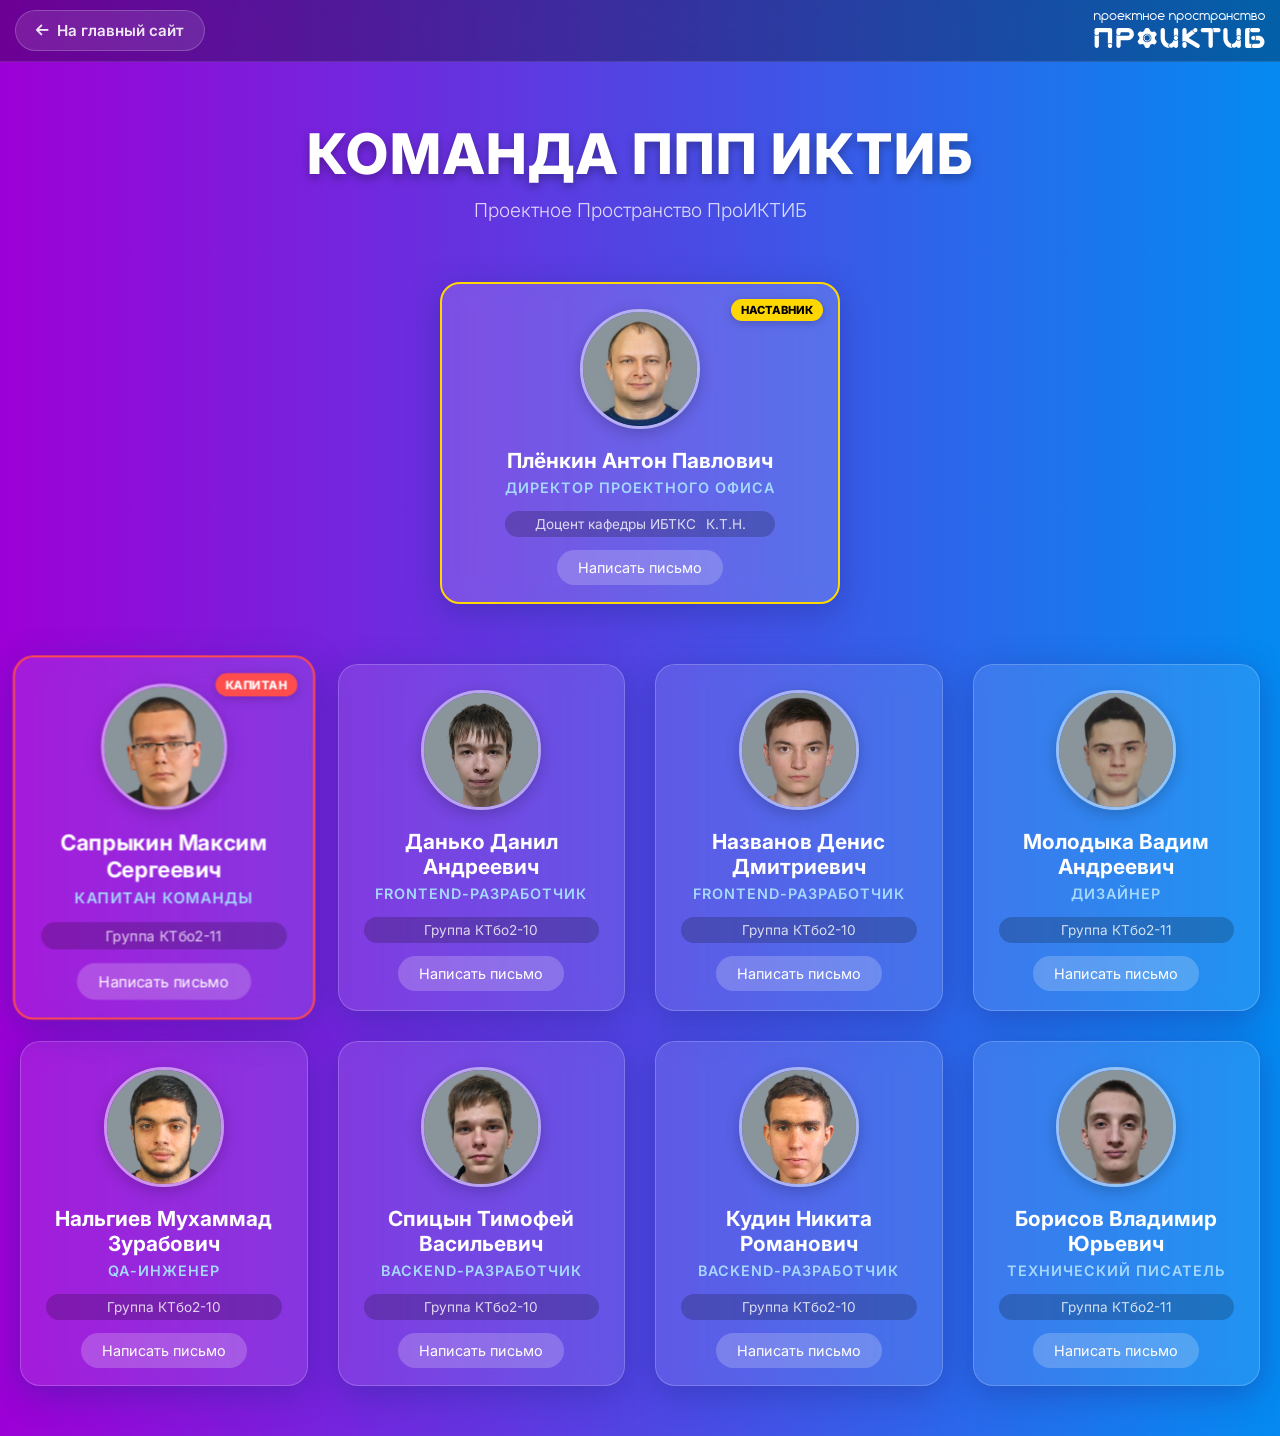
<file: Frontend/team/team.html>
<!DOCTYPE html>
<html lang="ru">
<head>
    <meta charset="UTF-8">
    <meta name="viewport" content="width=device-width, initial-scale=1.0">
    <title>Команда ППП ИКТИБ</title>
    <link href="https://fonts.googleapis.com/css2?family=Inter:wght@300;400;600;800&display=swap" rel="stylesheet">
    <link rel="stylesheet" href="https://cdnjs.cloudflare.com/ajax/libs/font-awesome/6.4.0/css/all.min.css">
    <link rel="stylesheet" href="team.css">
</head>
<body>

    <!-- Навигация -->
    <nav class="navbar">
        <div class="container nav-container">
            <ul class="nav-menu">
                <li><a href="../index.html" class="nav-link"><i class="fas fa-arrow-left"></i> На главный сайт</a></li>
            </ul>
            <a href="../index.html" class="nav-logo">
                <img src="./img/header__proictis.svg" alt="ПРОИКТИБ" class="nav-logo-img">
            </a>
        </div>
    </nav>

    <div class="container" style="padding-top: 100px;">
        <header>
            <h1>Команда ППП ИКТИБ</h1>
            <p>Проектное Пространство ПроИКТИБ</p>
        </header>

        <!-- Блок Наставника (Выделен отдельно) -->
        <section class="mentor-section">
            <div class="card mentor-card">
                <div class="card-badge">Наставник</div>
                <div class="card-image">
                    <img src="./img/pljonkin.jpg" alt="Наставник">
                </div>
                <div class="card-info">
                    <h2>Плёнкин Антон Павлович</h2>
                    <p class="role">Директор Проектного офиса</p>
                    <div class="details">
                        <span>Доцент кафедры ИБТКС</span>
                        <span>К.Т.Н.</span>
                    </div>
                    <a href="mailto:pljonkin@sfedu.ru" class="email-btn">Написать письмо</a>
                </div>
            </div>
        </section>

        <!-- Сетка основной команды -->
        <section class="team-grid">
            
            <!-- Капитан (Выделен внутри сетки) -->
            <div class="card captain-card">
                <div class="card-badge badge-captain">Капитан</div>
                <div class="card-image">
                    <img src="./img/saprykin.png" alt="Капитан">
                </div>
                <div class="card-info">
                    <h2>Сапрыкин Максим Сергеевич</h2>
                    <p class="role">Капитан команды</p>
                    <div class="details">
                        <span>Группа КТбо2-11</span>
                    </div>
                    <a href="mailto:msaprykin@sfedu.ru" class="email-btn">Написать письмо</a>
                </div>
            </div>

            <!-- Участник 1 -->
            <div class="card">
                <div class="card-image">
                    <img src="./img/danko.png" alt="Участник">
                </div>
                <div class="card-info">
                    <h2>Данько Данил Андреевич</h2>
                    <p class="role">Frontend-разработчик</p>
                    <div class="details">
                        <span>Группа КТбо2-10</span>
                    </div>
                    <a href="mailto:ddanko@sfedu.ru" class="email-btn">Написать письмо</a>
                </div>
            </div>

            <!-- Участник 2 -->
            <div class="card">
                <div class="card-image">
                    <img src="./img/nazvanov.png" alt="Участник">
                </div>
                <div class="card-info">
                    <h2>Названов Денис Дмитриевич</h2>
                    <p class="role">Frontend-разработчик</p>
                    <div class="details">
                        <span>Группа КТбо2-10</span>
                    </div>
                    <a href="mailto:nazvanov@sfedu.ru" class="email-btn">Написать письмо</a>
                </div>
            </div>

            <!-- Участник 3 -->
            <div class="card">
                <div class="card-image">
                    <img src="./img/molodyka.png" alt="Участник">
                </div>
                <div class="card-info">
                    <h2>Молодыка Вадим Андреевич</h2>
                    <p class="role">Дизайнер</p>
                    <div class="details">
                        <span>Группа КТбо2-11</span>
                    </div>
                    <a href="mailto:molodyka@sfedu.ru" class="email-btn">Написать письмо</a>
                </div>
            </div>

            <!-- Участник 4 -->
            <div class="card">
                <div class="card-image">
                    <img src="./img/nalgiev.png" alt="Участник">
                </div>
                <div class="card-info">
                    <h2>Нальгиев Мухаммад Зурабович</h2>
                    <p class="role">QA-инженер</p>
                    <div class="details">
                        <span>Группа КТбо2-10</span>
                    </div>
                    <a href="mailto:nalgiev@sfedu.ru" class="email-btn">Написать письмо</a>
                </div>
            </div>

            <!-- Участник 5 -->
            <div class="card">
                <div class="card-image">
                    <img src="./img/spitsyn.png" alt="Участник">
                </div>
                <div class="card-info">
                    <h2>Спицын Тимофей Васильевич</h2>
                    <p class="role">Backend-разработчик</p>
                    <div class="details">
                        <span>Группа КТбо2-10</span>
                    </div>
                    <a href="mailto:tspitsyn@sfedu.ru" class="email-btn">Написать письмо</a>
                </div>
            </div>

            <!-- Участник 6 -->
            <div class="card">
                <div class="card-image">
                    <img src="./img/kudin.png" alt="Участник">
                </div>
                <div class="card-info">
                    <h2>Кудин Никита Романович</h2>
                    <p class="role">Backend-разработчик</p>
                    <div class="details">
                        <span>Группа КТбо2-10</span>
                    </div>
                    <a href="mailto:nkudin@sfedu.ru" class="email-btn">Написать письмо</a>
                </div>
            </div>

            <!-- Участник 7 -->
            <div class="card">
                <div class="card-image">
                    <img src="./img/borisov.png" alt="Участник">
                </div>
                <div class="card-info">
                    <h2>Борисов Владимир Юрьевич</h2>
                    <p class="role">Технический писатель</p>
                    <div class="details">
                        <span>Группа КТбо2-11</span>
                    </div>
                    <a href="mailto:vbori@sfedu.ru" class="email-btn">Написать письмо</a>
                </div>
            </div>

        </section>
    </div>

</body>
</html>
</file>
<file: Frontend/team/team.css>
/* Сброс стилей */
* {
    margin: 0;
    padding: 0;
    box-sizing: border-box;
}

body {
    font-family: 'Inter', sans-serif;
    color: #fff;
    /* Твой градиент */
    background: linear-gradient(90.00deg, rgba(157, 0, 214, 1) 0%, rgba(4, 138, 241, 1) 100%);
    min-height: 100vh;
    padding: 0;
    overflow-x: hidden;
}

/* Контейнер */
.container {
    max-width: 1400px;
    margin: 0 auto;
    padding: 0 20px;
}

/* ========== НАВИГАЦИЯ (как на основном сайте) ========== */
.navbar {
    position: fixed;
    top: 0;
    left: 0;
    width: 100%;
    background: rgba(0, 0, 0, 0.3);
    backdrop-filter: blur(20px);
    z-index: 1000;
    padding: 15px 0;
    border-bottom: 1px solid rgba(255, 255, 255, 0.1);
    transition: all 0.3s ease;
}

.nav-container {
    display: flex;
    justify-content: space-between;
    align-items: center;
}

.nav-logo {
    display: flex;
    align-items: center;
    text-decoration: none;
}

.nav-logo-img {
    height: 35px;
    width: auto;
    filter: brightness(0) invert(1);
    transition: transform 0.3s ease;
}

.nav-logo-img:hover {
    transform: scale(1.05);
}

.nav-menu {
    display: flex;
    list-style: none;
    gap: 20px;
}

.nav-link {
    text-decoration: none;
    color: rgba(255, 255, 255, 0.9);
    font-weight: 600;
    font-size: 0.95rem;
    padding: 10px 20px;
    border-radius: 30px;
    background: rgba(255, 255, 255, 0.1);
    border: 1px solid rgba(255, 255, 255, 0.2);
    transition: all 0.3s ease;
    display: flex;
    align-items: center;
    gap: 8px;
}

.nav-link:hover {
    background: rgba(255, 255, 255, 0.25);
    color: #fff;
    transform: translateY(-2px);
    box-shadow: 0 5px 15px rgba(0,0,0,0.2);
}

.nav-link i {
    font-size: 0.9rem;
}

/* Заголовок */
header {
    text-align: center;
    margin-bottom: 60px;
    animation: fadeInDown 1s ease-out;
    padding-top: 20px;
}

header h1 {
    font-size: 3.5rem;
    font-weight: 800;
    text-transform: uppercase;
    letter-spacing: 2px;
    margin-bottom: 10px;
    text-shadow: 0 4px 10px rgba(0,0,0,0.3);
}

header p {
    font-size: 1.2rem;
    opacity: 0.8;
    font-weight: 300;
}

/* Общие стили карточек (Glassmorphism) */
.card {
    background: rgba(255, 255, 255, 0.1);
    backdrop-filter: blur(12px);
    -webkit-backdrop-filter: blur(12px);
    border: 1px solid rgba(255, 255, 255, 0.2);
    border-radius: 20px;
    padding: 25px;
    display: flex;
    flex-direction: column;
    align-items: center;
    text-align: center;
    transition: all 0.4s cubic-bezier(0.175, 0.885, 0.32, 1.275);
    position: relative;
    overflow: hidden;
    box-shadow: 0 8px 32px 0 rgba(31, 38, 135, 0.37);
}

.card:hover {
    transform: translateY(-10px) scale(1.02);
    background: rgba(255, 255, 255, 0.2);
    box-shadow: 0 15px 40px 0 rgba(31, 38, 135, 0.5);
    border-color: rgba(255, 255, 255, 0.5);
}

/* Фото */
.card-image {
    width: 120px;
    height: 120px;
    border-radius: 50%;
    overflow: hidden;
    border: 3px solid rgba(255, 255, 255, 0.5);
    margin-bottom: 20px;
    box-shadow: 0 4px 15px rgba(0,0,0,0.2);
}

.card-image img {
    width: 100%;
    height: 100%;
    object-fit: cover;
    transition: transform 0.5s ease;
}

.card:hover .card-image img {
    transform: scale(1.1);
}

/* Текстовая информация */
.card-info h2 {
    font-size: 1.3rem;
    font-weight: 700;
    margin-bottom: 5px;
    line-height: 1.2;
}

.role {
    font-size: 0.9rem;
    color: #a5d8ff;
    font-weight: 600;
    text-transform: uppercase;
    letter-spacing: 1px;
    margin-bottom: 15px;
}

.details {
    display: flex;
    justify-content: center;
    gap: 10px;
    font-size: 0.85rem;
    color: rgba(255, 255, 255, 0.8);
    margin-bottom: 20px;
    background: rgba(0, 0, 0, 0.2);
    padding: 5px 10px;
    border-radius: 50px;
}

.email-btn {
    text-decoration: none;
    color: #fff;
    background: rgba(255, 255, 255, 0.2);
    padding: 8px 20px;
    border-radius: 30px;
    font-size: 0.9rem;
    transition: background 0.3s ease;
    border: 1px solid transparent;
}

.email-btn:hover {
    background: #fff;
    color: #4a00e0;
}

/* Бейджики (Наставник, Капитан) */
.card-badge {
    position: absolute;
    top: 15px;
    right: 15px;
    background: #fff;
    color: #4a00e0;
    padding: 4px 10px;
    border-radius: 12px;
    font-size: 0.7rem;
    font-weight: 800;
    text-transform: uppercase;
    box-shadow: 0 2px 10px rgba(0,0,0,0.2);
}

/* Стили для Наставника (Особые) */
.mentor-section {
    display: flex;
    justify-content: center;
    margin-bottom: 60px;
    animation: fadeIn 1.2s ease-out;
}

.mentor-card {
    width: 100%;
    max-width: 400px;
    border: 2px solid #ffd700; /* Золотая рамка */
    background: rgba(255, 255, 255, 0.15);
}

.mentor-card .card-badge {
    background: #ffd700;
    color: #000;
}

/* Стили для Капитана (Особые) */
.captain-card {
    grid-column: span 1; /* Занимает 1 колонку по умолчанию */
    border: 2px solid #ff4d4d; /* Красная рамка */
    transform: scale(1.05); /* Чуть больше остальных */
    z-index: 2;
}

.captain-card:hover {
    transform: scale(1.08);
}

.captain-card .card-badge {
    background: #ff4d4d;
    color: #fff;
}

/* Сетка (Grid) */
.team-grid {
    display: grid;
    grid-template-columns: repeat(auto-fit, minmax(280px, 1fr));
    gap: 30px;
    animation: fadeInUp 1.5s ease-out;
    padding-bottom: 50px;
}

/* Адаптивность для больших экранов, чтобы капитан был виден */
@media (min-width: 1000px) {
    .team-grid {
        grid-template-columns: repeat(4, 1fr);
    }
}

/* Анимации появления */
@keyframes fadeInDown {
    from { opacity: 0; transform: translateY(-30px); }
    to { opacity: 1; transform: translateY(0); }
}

@keyframes fadeInUp {
    from { opacity: 0; transform: translateY(30px); }
    to { opacity: 1; transform: translateY(0); }
}

@keyframes fadeIn {
    from { opacity: 0; }
    to { opacity: 1; }
}

/* Мобильная адаптация */
@media (max-width: 768px) {
    header h1 { font-size: 2.5rem; }
    .captain-card { transform: none; }
    .captain-card:hover { transform: translateY(-10px); }
    
    .nav-logo-img {
        height: 40px;
    }
    
    .nav-link {
        font-size: 0.85rem;
        padding: 8px 15px;
    }
    
    .nav-link span {
        display: none; /* Скрываем текст на очень маленьких экранах */
    }
    
    .nav-link i {
        font-size: 1.2rem;
    }
}

@media (max-width: 480px) {
    .nav-menu {
        gap: 10px;
    }
    
    .nav-link {
        padding: 8px 12px;
    }
}

/* ========== ИСПРАВЛЕНИЕ ХЕДЕРА СТРАНИЦЫ КОМАНДЫ ========== */

/* 1. Хедер становится такого же размера, как на главной */
.navbar {
    padding: 10px 0 !important; /* Уменьшаем высоту хедера */
}

.nav-container {
    padding: 0 15px; /* Возвращаем отступы */
}

/* 2. Логотип делаем такого же размера */
.nav-logo-img {
    height: 35px; /* Размер на десктопе */
    filter: brightness(0) invert(1); /* Делаем белым */
}

/* 3. Кнопка "На главную" стилизуется как кнопка "Войти" */
.auth-btn {
    display: flex !important;
    align-items: center;
    gap: 10px;
    padding: 10px 24px;
    background: rgba(255, 255, 255, 0.1);
    border: 2px solid rgba(255, 255, 255, 0.3);
    border-radius: 30px;
    color: #fff !important;
    font-size: 0.95rem;
    font-weight: 600;
    text-decoration: none !important; /* Убираем подчеркивание */
    cursor: pointer;
    transition: all 0.3s ease;
    backdrop-filter: blur(10px);
}

.auth-btn:hover {
    background: rgba(255, 255, 255, 0.2);
    border-color: #fff;
    transform: translateY(-2px);
    box-shadow: 0 5px 20px rgba(255, 255, 255, 0.3);
}

/* Удаляем старые стили для кнопки возврата, если они были */
.back-link {
    display: none !important; 
}

/* ========== АДАПТИВ ДЛЯ ХЕДЕРА КОМАНДЫ (КАК НА ГЛАВНОЙ) ========== */
@media (max-width: 768px) {
    .navbar {
        padding: 8px 0 !important;
    }
    
    .nav-logo-img {
        height: 26px; /* Размер логотипа как на главной в мобилках */
    }

    /* Кнопка становится компактной */
    .auth-btn {
        padding: 8px 16px;
        font-size: 0.85rem;
    }
}

@media (max-width: 480px) {
    .nav-logo-img {
        height: 22px; /* Размер логотипа как на главной в мобилках */
    }
}

/* ========== СКРОЛЛБАР ДЛЯ МОДАЛЬНОГО ОКНА ВЫДАЧИ РОЛИ ========== */
.grant-role-modal-content::-webkit-scrollbar {
    width: 8px;
    height: 8px;
}

.grant-role-modal-content::-webkit-scrollbar-track {
    background: rgba(157, 0, 214, 0.05);
    border-radius: 10px;
}

.grant-role-modal-content::-webkit-scrollbar-thumb {
    background: rgba(157, 0, 214, 0.3);
    border-radius: 10px;
    transition: background 0.3s ease;
}

.grant-role-modal-content::-webkit-scrollbar-thumb:hover {
    background: rgba(157, 0, 214, 0.5);
}

.grant-role-modal-content::-webkit-scrollbar-button {
    display: none;
    width: 0;
    height: 0;
}

/* Для Firefox */
.grant-role-modal-content {
    scrollbar-width: thin;
    scrollbar-color: rgba(157, 0, 214, 0.3) rgba(157, 0, 214, 0.05);
}

/* ========== СКРОЛЛБАР ДЛЯ ВСЕХ МОДАЛЬНЫХ ОКОН ========== */
.modal-content::-webkit-scrollbar,
.view-modal-content::-webkit-scrollbar {
    width: 8px;
    height: 8px;
}

.modal-content::-webkit-scrollbar-track,
.view-modal-content::-webkit-scrollbar-track {
    background: rgba(157, 0, 214, 0.05);
    border-radius: 10px;
}

.modal-content::-webkit-scrollbar-thumb,
.view-modal-content::-webkit-scrollbar-thumb {
    background: rgba(157, 0, 214, 0.3);
    border-radius: 10px;
    transition: background 0.3s ease;
}

.modal-content::-webkit-scrollbar-thumb:hover,
.view-modal-content::-webkit-scrollbar-thumb:hover {
    background: rgba(157, 0, 214, 0.5);
}

.modal-content::-webkit-scrollbar-button,
.view-modal-content::-webkit-scrollbar-button {
    display: none;
    width: 0;
    height: 0;
}

/* Для Firefox */
.modal-content,
.view-modal-content {
    scrollbar-width: thin;
    scrollbar-color: rgba(157, 0, 214, 0.3) rgba(157, 0, 214, 0.05);
}

/* ========== СКРОЛЛБАР ДЛЯ ВСЕХ ЭЛЕМЕНТОВ С ПРОКРУТКОЙ ========== */
/* Универсальный класс для любых элементов со скроллом */
*::-webkit-scrollbar {
    width: 8px;
    height: 8px;
}

*::-webkit-scrollbar-track {
    background: rgba(157, 0, 214, 0.05);
    border-radius: 10px;
}

*::-webkit-scrollbar-thumb {
    background: rgba(157, 0, 214, 0.3);
    border-radius: 10px;
    transition: background 0.3s ease;
}

*::-webkit-scrollbar-thumb:hover {
    background: rgba(157, 0, 214, 0.5);
}

*::-webkit-scrollbar-button {
    display: none;
    width: 0;
    height: 0;
}
</file>
